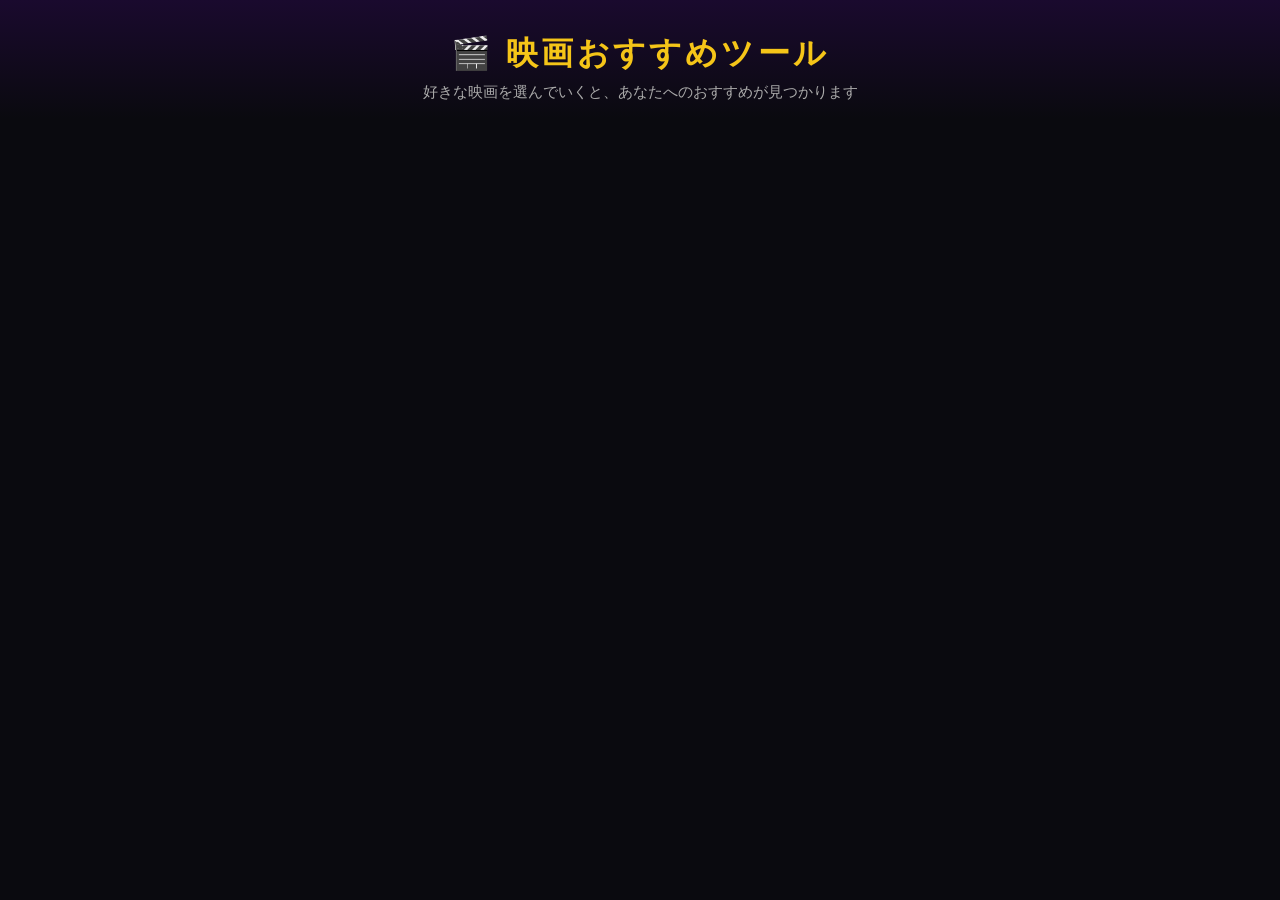
<file: index.html>
<!DOCTYPE html>
<html lang="ja">
<head>
  <meta charset="UTF-8">
  <meta name="viewport" content="width=device-width, initial-scale=1.0">
  <title>映画おすすめツール</title>
  <link rel="stylesheet" href="css/style.css">
</head>
<body>

<div id="loading-overlay" class="loading-overlay hidden">
  <div class="spinner"></div>
  <p class="loading-text" id="loading-text">あなたの好みを分析中...</p>
</div>

<div id="selection-screen">
  <header>
    <h1>🎬 映画おすすめツール</h1>
    <p>好きな映画を選んでいくと、あなたへのおすすめが見つかります</p>
  </header>
  <div class="progress-bar" id="progress-bar"></div>
  <p class="round-label" id="round-label"></p>
  <div class="grid" id="movie-grid"></div>
</div>

<div id="result-screen">
  <h2>🎯 あなたへのおすすめ映画</h2>
  <p class="subtitle" id="result-subtitle"></p>
  <div class="result-grid" id="result-grid"></div>
  <button class="restart-btn" onclick="restart()">🔄 もう一度やってみる</button>
</div>

<!-- Movie Detail Modal -->
<div class="modal-overlay" id="modal-overlay">
  <div class="modal">
    <button class="btn-close" onclick="closeModal()">✕</button>
    <div class="modal-header">
      <div class="modal-poster-placeholder" id="modal-icon"></div>
      <div>
        <div class="modal-title" id="modal-title"></div>
        <div class="modal-meta" id="modal-meta"></div>
        <div class="modal-stars" id="modal-stars"></div>
      </div>
    </div>
    <div class="modal-body">
      <div class="modal-section">
        <label>あらすじ</label>
        <p id="modal-synopsis"></p>
      </div>
      <div class="modal-section">
        <label>主演</label>
        <p id="modal-cast"></p>
      </div>
      <div class="modal-section">
        <label>レビュー</label>
        <p id="modal-review"></p>
      </div>
    </div>
    <div class="modal-actions">
      <button class="btn btn-primary" id="modal-select-btn">この映画を選ぶ ✓</button>
      <button class="btn btn-secondary" onclick="closeModal()">閉じる</button>
    </div>
  </div>
</div>

<script src="js/app.js"></script>
</body>
</html>
</file>
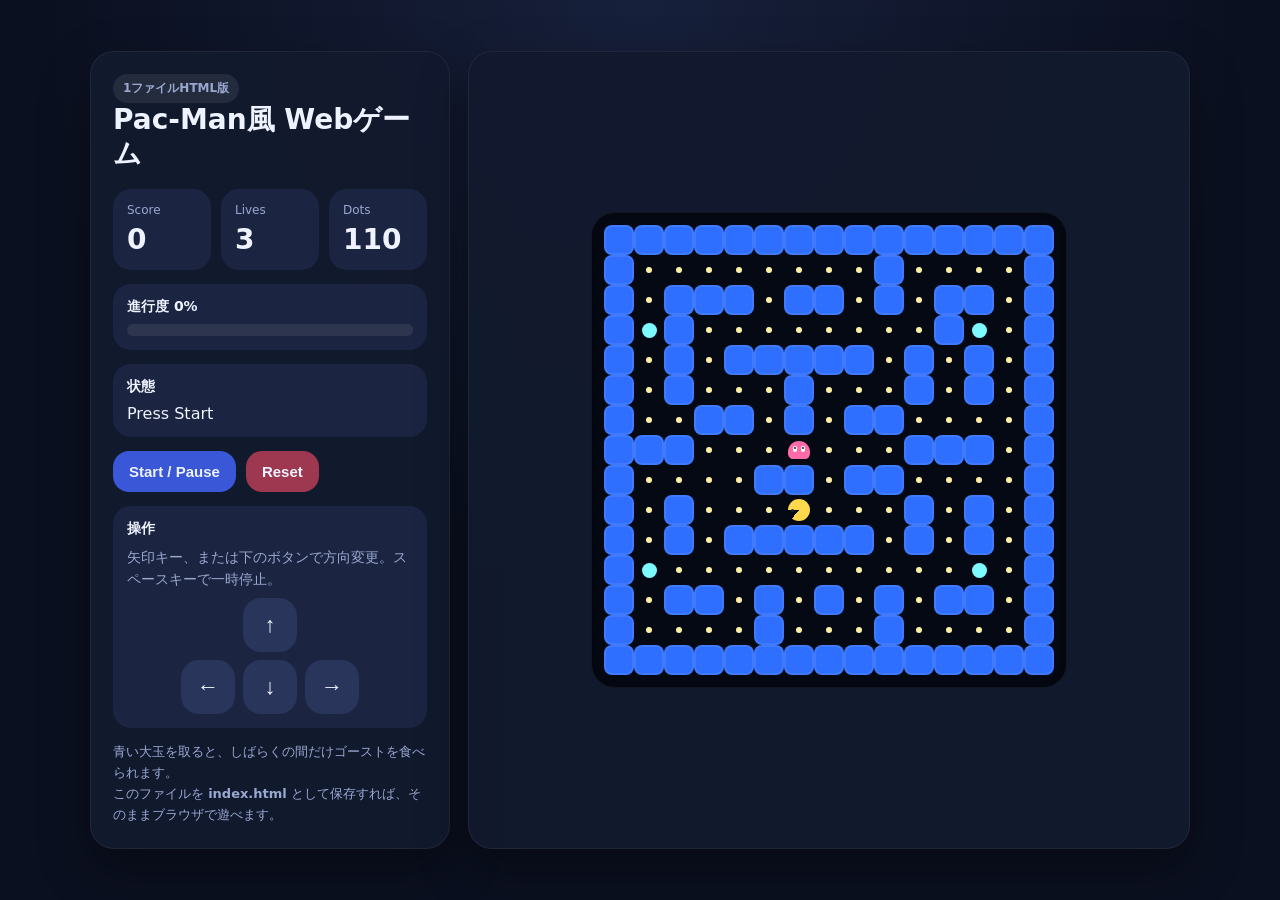
<file: pacman_like_web_game_single_html.html>
<!DOCTYPE html>
<html lang="ja">
<head>
  <meta charset="UTF-8" />
  <meta name="viewport" content="width=device-width, initial-scale=1.0" />
  <title>Pac-Man風 Webゲーム</title>
  <style>
    :root {
      --bg: #0b1020;
      --panel: #131a2e;
      --panel-2: #1b2440;
      --wall: #2f6fff;
      --dot: #fff0a8;
      --power: #7df9ff;
      --player: #ffd84d;
      --ghost: #ff6aa9;
      --ghost-scared: #7df9ff;
      --text: #eef3ff;
      --muted: #9aa8d1;
      --danger: #ff7676;
      --ok: #67e8a5;
    }

    * { box-sizing: border-box; }

    body {
      margin: 0;
      min-height: 100vh;
      font-family: system-ui, -apple-system, BlinkMacSystemFont, "Segoe UI", sans-serif;
      background: radial-gradient(circle at top, #17203b 0%, var(--bg) 55%);
      color: var(--text);
      display: flex;
      align-items: center;
      justify-content: center;
      padding: 20px;
    }

    .app {
      width: min(1100px, 100%);
      display: grid;
      grid-template-columns: 360px 1fr;
      gap: 18px;
    }

    .panel, .game-wrap {
      background: rgba(19, 26, 46, 0.94);
      border: 1px solid rgba(255, 255, 255, 0.06);
      border-radius: 24px;
      box-shadow: 0 20px 50px rgba(0, 0, 0, 0.35);
    }

    .panel {
      padding: 22px;
    }

    h1 {
      margin: 0 0 8px;
      font-size: 28px;
      line-height: 1.2;
    }

    .badge {
      display: inline-flex;
      align-items: center;
      gap: 6px;
      padding: 6px 10px;
      border-radius: 999px;
      background: rgba(255, 255, 255, 0.08);
      color: var(--muted);
      font-size: 12px;
      font-weight: 700;
    }

    .stats {
      display: grid;
      grid-template-columns: repeat(3, 1fr);
      gap: 10px;
      margin-top: 18px;
    }

    .stat {
      background: var(--panel-2);
      border-radius: 18px;
      padding: 14px;
    }

    .stat .label {
      color: var(--muted);
      font-size: 12px;
      margin-bottom: 6px;
    }

    .stat .value {
      font-size: 28px;
      font-weight: 800;
    }

    .section {
      margin-top: 14px;
      background: var(--panel-2);
      border-radius: 18px;
      padding: 14px;
    }

    .section-title {
      font-size: 14px;
      font-weight: 800;
      margin-bottom: 8px;
    }

    .progress {
      width: 100%;
      height: 12px;
      border-radius: 999px;
      background: rgba(255, 255, 255, 0.08);
      overflow: hidden;
      margin-top: 8px;
    }

    .progress-bar {
      height: 100%;
      width: 0%;
      background: linear-gradient(90deg, #67e8a5, #7df9ff);
      transition: width 0.18s linear;
    }

    .buttons {
      display: flex;
      flex-wrap: wrap;
      gap: 10px;
      margin-top: 14px;
    }

    button {
      appearance: none;
      border: 0;
      border-radius: 16px;
      background: #2a355b;
      color: var(--text);
      padding: 12px 16px;
      font-size: 15px;
      font-weight: 700;
      cursor: pointer;
      transition: transform 0.12s ease, opacity 0.12s ease, background 0.12s ease;
    }

    button:hover { opacity: 0.96; }
    button:active { transform: scale(0.97); }

    .primary { background: #3957d7; }
    .danger { background: #9d3850; }

    .controls {
      margin-top: 8px;
      display: grid;
      place-items: center;
      gap: 8px;
    }

    .row {
      display: flex;
      gap: 8px;
    }

    .arrow {
      width: 54px;
      height: 54px;
      border-radius: 18px;
      font-size: 22px;
    }

    .help {
      color: var(--muted);
      font-size: 14px;
      line-height: 1.6;
    }

    .game-wrap {
      padding: 18px;
      display: flex;
      align-items: center;
      justify-content: center;
      overflow: auto;
    }

    #game {
      background: #050914;
      border: 1px solid rgba(255, 255, 255, 0.05);
      border-radius: 24px;
      padding: 12px;
      display: grid;
      gap: 0;
      box-shadow: inset 0 0 20px rgba(0, 0, 0, 0.35);
    }

    .cell {
      width: 30px;
      height: 30px;
      position: relative;
      display: flex;
      align-items: center;
      justify-content: center;
      overflow: hidden;
      background: #050914;
    }

    .wall {
      background: var(--wall);
      border-radius: 8px;
      box-shadow: inset 0 0 0 2px rgba(255,255,255,0.08);
    }

    .dot {
      width: 6px;
      height: 6px;
      border-radius: 999px;
      background: var(--dot);
    }

    .power {
      width: 15px;
      height: 15px;
      border-radius: 999px;
      background: var(--power);
      animation: pulse 0.8s infinite;
    }

    @keyframes pulse {
      0%, 100% { transform: scale(1); }
      50% { transform: scale(1.25); }
    }

    .player {
      width: 22px;
      height: 22px;
      border-radius: 50%;
      background: conic-gradient(from 40deg, transparent 0 50deg, var(--player) 50deg 360deg);
      animation: chomp 0.35s infinite;
      position: relative;
    }

    .player::after {
      content: "";
      position: absolute;
      right: 3px;
      top: 9px;
      width: 3px;
      height: 3px;
      border-radius: 50%;
      background: #1d2333;
    }

    .dir-right { transform: rotate(0deg); }
    .dir-left { transform: rotate(180deg); }
    .dir-up { transform: rotate(270deg); }
    .dir-down { transform: rotate(90deg); }

    @keyframes chomp {
      0%, 100% { transform: scale(1); }
      50% { transform: scale(0.92); }
    }

    .ghost {
      width: 22px;
      height: 22px;
      position: relative;
      animation: float 0.7s infinite ease-in-out;
    }

    .ghost-body {
      position: absolute;
      left: 0;
      top: 2px;
      width: 22px;
      height: 18px;
      background: var(--ghost);
      border-radius: 12px 12px 6px 6px;
      overflow: hidden;
    }

    .ghost.scared .ghost-body { background: var(--ghost-scared); }

    .ghost-body::after {
      content: "";
      position: absolute;
      left: 0;
      right: 0;
      bottom: -2px;
      height: 8px;
      background:
        radial-gradient(circle at 3px 0, transparent 5px, currentColor 5px) 0 0 / 7px 8px repeat-x;
      color: inherit;
      opacity: 0.9;
    }

    .eyes {
      position: absolute;
      top: 7px;
      left: 5px;
      display: flex;
      gap: 4px;
    }

    .eye {
      width: 4px;
      height: 6px;
      border-radius: 999px;
      background: #fff;
      position: relative;
    }

    .eye::after {
      content: "";
      position: absolute;
      left: 1px;
      top: 1px;
      width: 2px;
      height: 2px;
      border-radius: 50%;
      background: #222;
    }

    @keyframes float {
      0%, 100% { transform: translateY(0); }
      50% { transform: translateY(-2px); }
    }

    .footer-note {
      margin-top: 14px;
      color: var(--muted);
      font-size: 13px;
      line-height: 1.6;
    }

    @media (max-width: 920px) {
      .app { grid-template-columns: 1fr; }
      .panel { order: 2; }
      .game-wrap { order: 1; }
    }

    @media (max-width: 520px) {
      body { padding: 12px; }
      .panel, .game-wrap { border-radius: 18px; }
      .stats { grid-template-columns: 1fr; }
      .cell { width: 22px; height: 22px; }
      .player, .ghost { width: 16px; height: 16px; }
      .ghost-body { width: 16px; height: 13px; }
      .eyes { top: 5px; left: 3px; gap: 3px; }
      .eye { width: 3px; height: 5px; }
      .power { width: 11px; height: 11px; }
    }
  </style>
</head>
<body>
  <div class="app">
    <div class="panel">
      <div class="badge">1ファイルHTML版</div>
      <h1>Pac-Man風 Webゲーム</h1>

      <div class="stats">
        <div class="stat">
          <div class="label">Score</div>
          <div class="value" id="score">0</div>
        </div>
        <div class="stat">
          <div class="label">Lives</div>
          <div class="value" id="lives">3</div>
        </div>
        <div class="stat">
          <div class="label">Dots</div>
          <div class="value" id="dots">0</div>
        </div>
      </div>

      <div class="section">
        <div class="section-title">進行度 <span id="progressText">0%</span></div>
        <div class="progress"><div class="progress-bar" id="progressBar"></div></div>
      </div>

      <div class="section">
        <div class="section-title">状態</div>
        <div id="status">Press Start</div>
      </div>

      <div class="buttons">
        <button class="primary" id="startBtn">Start / Pause</button>
        <button class="danger" id="resetBtn">Reset</button>
      </div>

      <div class="section">
        <div class="section-title">操作</div>
        <div class="help">矢印キー、または下のボタンで方向変更。スペースキーで一時停止。</div>
        <div class="controls">
          <div class="row"><button class="arrow" data-dir="up">↑</button></div>
          <div class="row">
            <button class="arrow" data-dir="left">←</button>
            <button class="arrow" data-dir="down">↓</button>
            <button class="arrow" data-dir="right">→</button>
          </div>
        </div>
      </div>

      <div class="footer-note">
        青い大玉を取ると、しばらくの間だけゴーストを食べられます。<br>
        このファイルを <strong>index.html</strong> として保存すれば、そのままブラウザで遊べます。
      </div>
    </div>

    <div class="game-wrap">
      <div id="game"></div>
    </div>
  </div>

  <script>
    const CELL = 30;
    const TICK_MS = 180;
    const RAW_MAP = [
      '###############',
      '#........#....#',
      '#.###.##.#.##.#',
      '#o#........#o.#',
      '#.#.#####.#.#.#',
      '#.#...#...#.#.#',
      '#..##.#.##....#',
      '###...G...###.#',
      '#....##.##....#',
      '#.#...P...#.#.#',
      '#.#.#####.#.#.#',
      '#o..........o.#',
      '#.##.#.#.#.##.#',
      '#....#...#....#',
      '###############'
    ];

    const DIRS = {
      up: { x: 0, y: -1, name: 'up' },
      down: { x: 0, y: 1, name: 'down' },
      left: { x: -1, y: 0, name: 'left' },
      right: { x: 1, y: 0, name: 'right' }
    };

    const gameEl = document.getElementById('game');
    const scoreEl = document.getElementById('score');
    const livesEl = document.getElementById('lives');
    const dotsEl = document.getElementById('dots');
    const statusEl = document.getElementById('status');
    const progressBarEl = document.getElementById('progressBar');
    const progressTextEl = document.getElementById('progressText');
    const startBtn = document.getElementById('startBtn');
    const resetBtn = document.getElementById('resetBtn');

    let state;
    let nextDir = 'left';
    let timer = null;

    function cloneMap(map) {
      return map.map(row => row.split(''));
    }

    function findChar(grid, char) {
      for (let y = 0; y < grid.length; y++) {
        for (let x = 0; x < grid[y].length; x++) {
          if (grid[y][x] === char) return { x, y };
        }
      }
      return { x: 1, y: 1 };
    }

    function countDots(grid) {
      let total = 0;
      grid.forEach(row => row.forEach(cell => {
        if (cell === '.' || cell === 'o') total += 1;
      }));
      return total;
    }

    function isWall(grid, x, y) {
      return grid[y] && grid[y][x] === '#';
    }

    function randomGhostStep(grid, ghost, pacman) {
      const choices = Object.values(DIRS)
        .map(dir => ({ ...dir, x2: ghost.x + dir.x, y2: ghost.y + dir.y }))
        .filter(dir => !isWall(grid, dir.x2, dir.y2));

      if (!choices.length) return ghost;

      const towardPacman = [...choices].sort((a, b) => {
        const da = Math.abs(a.x2 - pacman.x) + Math.abs(a.y2 - pacman.y);
        const db = Math.abs(b.x2 - pacman.x) + Math.abs(b.y2 - pacman.y);
        return da - db;
      });

      const chosen = Math.random() < 0.7
        ? towardPacman[0]
        : choices[Math.floor(Math.random() * choices.length)];

      return { x: chosen.x2, y: chosen.y2, dir: chosen.name };
    }

    function getInitialState() {
      const grid = cloneMap(RAW_MAP);
      const pacman = findChar(grid, 'P');
      const ghostStart = findChar(grid, 'G');
      grid[pacman.y][pacman.x] = ' ';
      grid[ghostStart.y][ghostStart.x] = ' ';

      return {
        grid,
        pacman: { ...pacman, dir: 'left' },
        ghost: { ...ghostStart, dir: 'left' },
        score: 0,
        lives: 3,
        remainingDots: countDots(grid),
        totalDots: countDots(grid),
        running: false,
        status: 'Press Start',
        poweredTicks: 0,
        gameOver: false,
        win: false
      };
    }

    function drawPlayer(dir) {
      const wrap = document.createElement('div');
      wrap.className = `player dir-${dir}`;
      return wrap;
    }

    function drawGhost(scared) {
      const wrap = document.createElement('div');
      wrap.className = `ghost${scared ? ' scared' : ''}`;
      wrap.style.color = scared ? 'var(--ghost-scared)' : 'var(--ghost)';
      wrap.innerHTML = `
        <div class="ghost-body"></div>
        <div class="eyes">
          <div class="eye"></div>
          <div class="eye"></div>
        </div>
      `;
      return wrap;
    }

    function render() {
      const cols = state.grid[0].length;
      gameEl.style.gridTemplateColumns = `repeat(${cols}, ${CELL}px)`;
      gameEl.innerHTML = '';

      for (let y = 0; y < state.grid.length; y++) {
        for (let x = 0; x < state.grid[y].length; x++) {
          const cell = document.createElement('div');
          cell.className = 'cell';

          const tile = state.grid[y][x];
          const isPacman = state.pacman.x === x && state.pacman.y === y;
          const isGhost = state.ghost.x === x && state.ghost.y === y;
          const scared = state.poweredTicks > 0;

          if (tile === '#') cell.classList.add('wall');
          if (!isPacman && !isGhost && tile === '.') {
            const dot = document.createElement('div');
            dot.className = 'dot';
            cell.appendChild(dot);
          }
          if (!isPacman && !isGhost && tile === 'o') {
            const power = document.createElement('div');
            power.className = 'power';
            cell.appendChild(power);
          }
          if (isPacman) cell.appendChild(drawPlayer(state.pacman.dir));
          if (isGhost) cell.appendChild(drawGhost(scared));

          gameEl.appendChild(cell);
        }
      }

      scoreEl.textContent = state.score;
      livesEl.textContent = state.lives;
      dotsEl.textContent = state.remainingDots;
      statusEl.textContent = state.status;
      const progress = Math.round(((state.totalDots - state.remainingDots) / state.totalDots) * 100);
      progressBarEl.style.width = progress + '%';
      progressTextEl.textContent = progress + '%';
    }

    function syncTimer() {
      if (timer) clearInterval(timer);
      if (state.running && !state.gameOver && !state.win) {
        timer = setInterval(() => {
          tick();
        }, TICK_MS);
      }
    }

    function loseLifeKeepBoard() {
      const fresh = getInitialState();
      state.pacman = { ...fresh.pacman, dir: state.pacman.dir };
      state.ghost = { ...fresh.ghost, dir: 'left' };
      state.poweredTicks = 0;
    }

    function tick() {
      const grid = state.grid.map(row => [...row]);
      let pacman = { ...state.pacman };
      let ghost = { ...state.ghost };
      let score = state.score;
      let lives = state.lives;
      let remainingDots = state.remainingDots;
      let poweredTicks = Math.max(0, state.poweredTicks - 1);
      let running = state.running;
      let status = state.status;
      let gameOver = state.gameOver;
      let win = state.win;

      const desired = DIRS[nextDir];
      if (desired && !isWall(grid, pacman.x + desired.x, pacman.y + desired.y)) {
        pacman.dir = desired.name;
      }

      const current = DIRS[pacman.dir] || DIRS.left;
      const nextX = pacman.x + current.x;
      const nextY = pacman.y + current.y;
      if (!isWall(grid, nextX, nextY)) {
        pacman.x = nextX;
        pacman.y = nextY;
      }

      const tile = grid[pacman.y][pacman.x];
      if (tile === '.') {
        grid[pacman.y][pacman.x] = ' ';
        score += 10;
        remainingDots -= 1;
      } else if (tile === 'o') {
        grid[pacman.y][pacman.x] = ' ';
        score += 50;
        remainingDots -= 1;
        poweredTicks = 24;
        status = 'Power mode! Ghost is scared';
      }

      ghost = randomGhostStep(grid, ghost, pacman);

      if (ghost.x === pacman.x && ghost.y === pacman.y) {
        if (poweredTicks > 0) {
          score += 200;
          const restart = findChar(cloneMap(RAW_MAP), 'G');
          ghost = { ...restart, dir: 'left' };
          status = 'Ghost eaten!';
        } else {
          lives -= 1;
          if (lives <= 0) {
            running = false;
            gameOver = true;
            status = 'Game Over';
          } else {
            state.grid = grid;
            state.score = score;
            state.lives = lives;
            state.remainingDots = remainingDots;
            state.status = `Ouch! Lives left: ${lives}`;
            state.poweredTicks = 0;
            loseLifeKeepBoard();
            render();
            syncTimer();
            return;
          }
        }
      }

      if (remainingDots <= 0) {
        running = false;
        win = true;
        status = 'Stage Clear!';
      } else if (!gameOver && poweredTicks === 0 && status === 'Power mode! Ghost is scared') {
        status = 'Keep going';
      }

      state = {
        ...state,
        grid,
        pacman,
        ghost,
        score,
        lives,
        remainingDots,
        poweredTicks,
        running,
        status,
        gameOver,
        win
      };

      render();
      syncTimer();
    }

    function toggleStartPause() {
      if (state.gameOver || state.win) {
        state.status = 'Reset to play again';
        render();
        return;
      }
      state.running = !state.running;
      state.status = state.running ? 'Playing' : 'Paused';
      render();
      syncTimer();
    }

    function resetGame() {
      state = getInitialState();
      nextDir = 'left';
      render();
      syncTimer();
    }

    document.addEventListener('keydown', (e) => {
      if (e.key === 'ArrowUp') { e.preventDefault(); nextDir = 'up'; }
      if (e.key === 'ArrowDown') { e.preventDefault(); nextDir = 'down'; }
      if (e.key === 'ArrowLeft') { e.preventDefault(); nextDir = 'left'; }
      if (e.key === 'ArrowRight') { e.preventDefault(); nextDir = 'right'; }
      if (e.key === ' ') {
        e.preventDefault();
        toggleStartPause();
      }
    });

    document.querySelectorAll('[data-dir]').forEach(btn => {
      btn.addEventListener('click', () => {
        nextDir = btn.dataset.dir;
      });
    });

    startBtn.addEventListener('click', toggleStartPause);
    resetBtn.addEventListener('click', resetGame);

    resetGame();
  </script>
</body>
</html>
</file>
<file: css/style.css>
* { margin: 0; padding: 0; box-sizing: border-box; }

body {
  background: #0a0a0f;
  color: #fff;
  font-family: 'Helvetica Neue', Arial, sans-serif;
  min-height: 100vh;
}

/* ===== Header ===== */
header {
  text-align: center;
  padding: 32px 16px 16px;
  background: linear-gradient(180deg, #1a0a2e 0%, transparent 100%);
}
header h1 { font-size: 2rem; letter-spacing: 0.1em; color: #f5c518; }
header p  { color: #aaa; margin-top: 6px; font-size: 0.95rem; }

/* ===== Progress ===== */
.progress-bar {
  display: flex;
  justify-content: center;
  gap: 10px;
  margin: 16px 0 8px;
}
.progress-dot {
  width: 12px; height: 12px;
  border-radius: 50%;
  background: #333;
  transition: background 0.4s;
}
.progress-dot.done   { background: #f5c518; }
.progress-dot.active { background: #e87d0d; box-shadow: 0 0 8px #e87d0d; }

.round-label {
  text-align: center;
  color: #aaa;
  font-size: 0.85rem;
  margin-bottom: 20px;
}

/* ===== Movie Grid ===== */
.grid {
  display: grid;
  grid-template-columns: repeat(3, 1fr);
  gap: 14px;
  max-width: 700px;
  margin: 0 auto;
  padding: 0 16px 32px;
}

.movie-card {
  background: #16162a;
  border-radius: 10px;
  overflow: hidden;
  cursor: pointer;
  transition: transform 0.2s, box-shadow 0.2s;
  border: 2px solid transparent;
}
.movie-card:hover {
  transform: translateY(-4px);
  box-shadow: 0 8px 24px rgba(245,197,24,0.2);
  border-color: #f5c518;
}
.movie-card.selected {
  border-color: #f5c518;
  box-shadow: 0 0 20px rgba(245,197,24,0.4);
  transform: scale(1.03);
}

.poster-wrap {
  width: 100%;
  aspect-ratio: 2/3;
  overflow: hidden;
  background: #222;
  display: flex;
  align-items: center;
  justify-content: center;
}
.poster-wrap img {
  width: 100%;
  height: 100%;
  object-fit: cover;
  display: block;
}
.poster-placeholder {
  width: 100%;
  height: 100%;
  display: flex;
  align-items: center;
  justify-content: center;
  font-size: 3rem;
  background: linear-gradient(135deg, #1e1e3a, #2a1a3e);
  color: #f5c518;
}

.movie-info    { padding: 8px 10px 10px; }
.movie-title   { font-size: 0.82rem; font-weight: bold; line-height: 1.3; }
.movie-year    { font-size: 0.72rem; color: #888; margin-top: 2px; }
.movie-genre-tag {
  display: inline-block;
  font-size: 0.65rem;
  background: #2a2a4a;
  color: #aaa;
  border-radius: 4px;
  padding: 1px 5px;
  margin-top: 4px;
}

/* ===== Modal ===== */
.modal-overlay {
  position: fixed; inset: 0;
  background: rgba(0,0,0,0.85);
  display: flex; align-items: center; justify-content: center;
  z-index: 100;
  padding: 16px;
  opacity: 0; pointer-events: none;
  transition: opacity 0.3s;
}
.modal-overlay.open { opacity: 1; pointer-events: all; }

.modal {
  background: #16162a;
  border-radius: 14px;
  max-width: 480px;
  width: 100%;
  max-height: 90vh;
  overflow-y: auto;
  position: relative;
  transform: scale(0.95);
  transition: transform 0.3s;
}
.modal-overlay.open .modal { transform: scale(1); }

.modal-header {
  display: flex;
  gap: 16px;
  padding: 20px;
  border-bottom: 1px solid #2a2a4a;
}
.modal-poster-wrap {
  width: 90px; height: 135px;
  border-radius: 8px;
  overflow: hidden;
  flex-shrink: 0;
  background: #222;
  display: flex; align-items: center; justify-content: center;
}
.modal-poster-wrap img {
  width: 100%; height: 100%;
  object-fit: cover;
}
.modal-poster-placeholder {
  width: 90px; height: 135px;
  border-radius: 8px;
  background: linear-gradient(135deg, #1e1e3a, #2a1a3e);
  display: flex; align-items: center; justify-content: center;
  font-size: 2.5rem; flex-shrink: 0;
}

.modal-title  { font-size: 1.1rem; font-weight: bold; line-height: 1.3; }
.modal-meta   { color: #888; font-size: 0.8rem; margin-top: 4px; }
.modal-stars  { color: #f5c518; font-size: 1rem; margin-top: 6px; }

.modal-body   { padding: 16px 20px 20px; }
.modal-section { margin-bottom: 14px; }
.modal-section label {
  font-size: 0.72rem; color: #f5c518;
  text-transform: uppercase; letter-spacing: 0.1em;
  display: block; margin-bottom: 4px;
}
.modal-section p { font-size: 0.85rem; color: #ccc; line-height: 1.6; }

.modal-actions { display: flex; gap: 10px; padding: 0 20px 20px; }

.btn-close {
  position: absolute;
  top: 12px; right: 14px;
  background: none; border: none;
  color: #888; font-size: 1.4rem;
  cursor: pointer; line-height: 1;
}
.btn-close:hover { color: #fff; }

/* ===== Buttons ===== */
.btn {
  flex: 1; padding: 10px;
  border-radius: 8px;
  border: none; cursor: pointer;
  font-size: 0.9rem; font-weight: bold;
  transition: background 0.2s, transform 0.1s;
}
.btn:active { transform: scale(0.97); }
.btn-primary  { background: #f5c518; color: #0a0a0f; }
.btn-primary:hover  { background: #ffd740; }
.btn-secondary { background: #2a2a4a; color: #fff; }
.btn-secondary:hover { background: #3a3a5a; }

/* ===== Result Screen ===== */
#result-screen {
  display: none;
  max-width: 700px;
  margin: 0 auto;
  padding: 20px 16px 60px;
}
#result-screen h2 {
  text-align: center; color: #f5c518;
  font-size: 1.4rem; margin-bottom: 6px;
}
#result-screen .subtitle {
  text-align: center; color: #aaa;
  font-size: 0.9rem; margin-bottom: 24px;
}

.result-grid {
  display: grid;
  grid-template-columns: repeat(2, 1fr);
  gap: 16px;
}
.result-card {
  background: #16162a;
  border-radius: 12px;
  overflow: hidden;
  border: 1px solid #2a2a4a;
  transition: transform 0.2s, border-color 0.2s;
}
.result-card:hover { transform: translateY(-3px); border-color: #f5c518; }

.result-card-img {
  width: 100%;
  aspect-ratio: 16/9;
  background: linear-gradient(135deg, #1e1e3a, #2a1a3e);
  display: flex; align-items: center; justify-content: center;
  font-size: 2.5rem;
  overflow: hidden;
}
.result-card-img img {
  width: 100%; height: 100%;
  object-fit: cover;
}
.result-card-body  { padding: 12px; }
.result-card-title { font-size: 0.9rem; font-weight: bold; }
.result-card-why   { font-size: 0.75rem; color: #aaa; margin-top: 5px; line-height: 1.5; }

/* ===== Loading ===== */
.loading-overlay {
  position: fixed; inset: 0;
  background: rgba(0,0,0,0.92);
  display: flex; flex-direction: column;
  align-items: center; justify-content: center;
  z-index: 200;
}
.loading-overlay.hidden { display: none; }

.spinner {
  width: 48px; height: 48px;
  border: 4px solid #333;
  border-top-color: #f5c518;
  border-radius: 50%;
  animation: spin 0.8s linear infinite;
  margin-bottom: 16px;
}
@keyframes spin { to { transform: rotate(360deg); } }
.loading-text { color: #aaa; font-size: 1rem; }

.restart-btn {
  display: block;
  margin: 24px auto 0;
  padding: 12px 32px;
  background: #2a2a4a; color: #fff;
  border: none; border-radius: 8px;
  font-size: 1rem; cursor: pointer;
  transition: background 0.2s;
}
.restart-btn:hover { background: #3a3a5a; }
</file>
